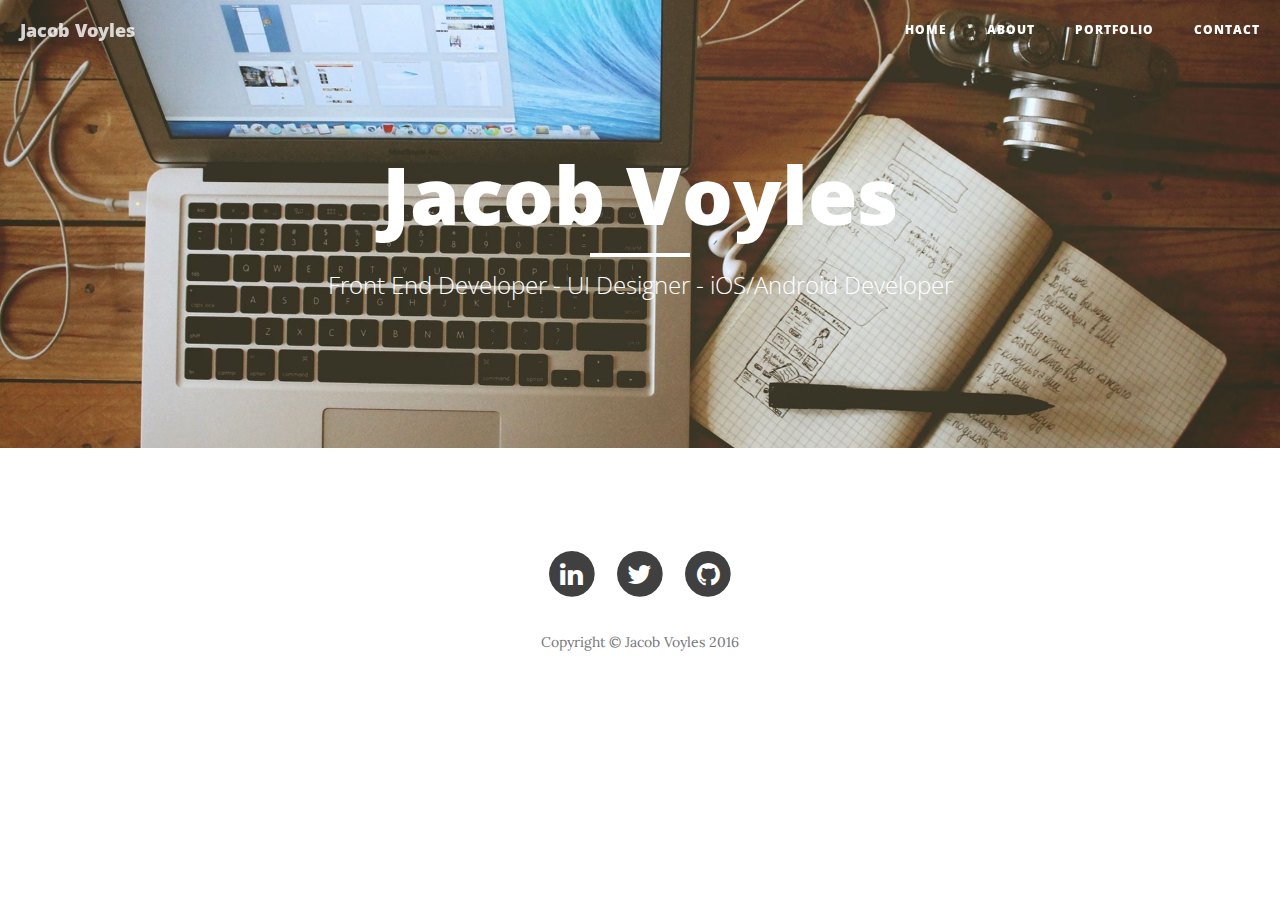
<file: index.html>
<!DOCTYPE html>
<html lang="en">

<head>

    <meta charset="utf-8">
    <meta http-equiv="X-UA-Compatible" content="IE=edge">
    <meta name="viewport" content="width=device-width, initial-scale=1">
    <meta name="description" content="">
    <meta name="author" content="">

    <title>Jacob Voyles</title>

    <!-- Bootstrap Core CSS -->
    <link href="css/bootstrap.min.css" rel="stylesheet">

    <!-- Custom CSS -->
    <link href="css/clean-blog.min.css" rel="stylesheet">

    <!-- Custom Fonts -->
    <link href="http://maxcdn.bootstrapcdn.com/font-awesome/4.1.0/css/font-awesome.min.css" rel="stylesheet" type="text/css">
    <link href='http://fonts.googleapis.com/css?family=Lora:400,700,400italic,700italic' rel='stylesheet' type='text/css'>
    <link href='http://fonts.googleapis.com/css?family=Open+Sans:300italic,400italic,600italic,700italic,800italic,400,300,600,700,800' rel='stylesheet' type='text/css'>

    <!-- HTML5 Shim and Respond.js IE8 support of HTML5 elements and media queries -->
    <!-- WARNING: Respond.js doesn't work if you view the page via file:// -->
    <!--[if lt IE 9]>
        <script src="https://oss.maxcdn.com/libs/html5shiv/3.7.0/html5shiv.js"></script>
        <script src="https://oss.maxcdn.com/libs/respond.js/1.4.2/respond.min.js"></script>
    <![endif]-->

</head>

<body>

    <!-- Navigation -->
    <nav class="navbar navbar-default navbar-custom navbar-fixed-top">
        <div class="container-fluid">
            <!-- Brand and toggle get grouped for better mobile display -->
            <div class="navbar-header page-scroll">
                <button type="button" class="navbar-toggle" data-toggle="collapse" data-target="#bs-example-navbar-collapse-1">
                    <span class="sr-only">Toggle navigation</span>
                    <span class="icon-bar"></span>
                    <span class="icon-bar"></span>
                    <span class="icon-bar"></span>
                </button>
                <a class="navbar-brand" href="index.html">Jacob Voyles</a>
            </div>

            <!-- Collect the nav links, forms, and other content for toggling -->
            <div class="collapse navbar-collapse" id="bs-example-navbar-collapse-1">
                <ul class="nav navbar-nav navbar-right">
                    <li>
                        <a href="index.html">Home</a>
                    </li>
                    <li>
                        <a href="about.html">About</a>
                    </li>
                    <li>
                        <a href="post.html">Portfolio</a>
                    </li>
                    <li>
                        <a href="contact.html">Contact</a>
                    </li>
                </ul>
            </div>
            <!-- /.navbar-collapse -->
        </div>
        <!-- /.container -->
    </nav>

    <!-- Page Header -->
    <!-- Set your background image for this header on the line below. -->
    <header class="intro-header" style="background-image: url('img/macair.jpeg')">
        <div class="container">
            <div class="row">
                <div class="col-lg-8 col-lg-offset-2 col-md-10 col-md-offset-1">
                    <div class="site-heading">
                        <h1>Jacob Voyles</h1>
                        <hr class="small">
                        <span class="subheading">Front End Developer - UI Designer - iOS/Android Developer </span>
                    </div>
                </div>
            </div>
        </div>
    </header>

    <!-- Main Content -->
<!--
    <div class="container">
        <div class="row">
            <div class="col-lg-8 col-lg-offset-2 col-md-10 col-md-offset-1">
                <div class="post-preview">
                    <a href="post.html">
                        <h2 class="post-title">
                            Man must explore, and this is exploration at its greatest
                        </h2>
                        <h3 class="post-subtitle">
                            Problems look mighty small from 150 miles up
                        </h3>
                    </a>
                    <p class="post-meta">Posted by <a href="#">Start Bootstrap</a> on September 24, 2014</p>
                </div>
                <hr>
                <div class="post-preview">
                    <a href="post.html">
                        <h2 class="post-title">
                            I believe every human has a finite number of heartbeats. I don't intend to waste any of mine.
                        </h2>
                    </a>
                    <p class="post-meta">Posted by <a href="#">Start Bootstrap</a> on September 18, 2014</p>
                </div>
                <hr>
                <div class="post-preview">
                    <a href="post.html">
                        <h2 class="post-title">
                            Science has not yet mastered prophecy
                        </h2>
                        <h3 class="post-subtitle">
                            We predict too much for the next year and yet far too little for the next ten.
                        </h3>
                    </a>
                    <p class="post-meta">Posted by <a href="#">Start Bootstrap</a> on August 24, 2014</p>
                </div>
                <hr>
                <div class="post-preview">
                    <a href="post.html">
                        <h2 class="post-title">
                            Failure is not an option
                        </h2>
                        <h3 class="post-subtitle">
                            Many say exploration is part of our destiny, but it’s actually our duty to future generations.
                        </h3>
                    </a>
                    <p class="post-meta">Posted by <a href="#">Start Bootstrap</a> on July 8, 2014</p>
                </div>
                <hr>
                 Pager 
                <ul class="pager">
                    <li class="next">
                        <a href="#">Older Posts &rarr;</a>
                    </li>
                </ul>
            </div>
        </div>
    </div>

    <hr>
-->

    <!-- Footer -->
<!--ADD LINKEND-->
    <footer>
        <div class="container">
            <div class="row">
                <div class="col-lg-8 col-lg-offset-2 col-md-10 col-md-offset-1">
                    <ul class="list-inline text-center">
                        <li>
                            <a href="https://www.linkedin.com/in/jacob-voyles-787a44b6?trk=hp-identity-name">
                                <span class="fa-stack fa-lg">
                                    <i class="fa fa-circle fa-stack-2x"></i>
                                    <i class="fa fa-linkedin fa-stack-1x fa-inverse"></i>
                                </span>
                            </a>
                        </li>
                        <li>
                            <a href="https://twitter.com/curious_apps">
                                <span class="fa-stack fa-lg">
                                    <i class="fa fa-circle fa-stack-2x"></i>
                                    <i class="fa fa-twitter fa-stack-1x fa-inverse"></i>
                                </span>
                            </a>
                        </li>
                        <li>
                            <a href="https://github.com/CuriousApps">
                                <span class="fa-stack fa-lg">
                                    <i class="fa fa-circle fa-stack-2x"></i>
                                    <i class="fa fa-github fa-stack-1x fa-inverse"></i>
                                </span>
                            </a>
                        </li>
                    </ul>
                    <p class="copyright text-muted">Copyright &copy; Jacob Voyles 2016</p>
                </div>
            </div>
        </div>
    </footer>

    <!-- jQuery -->
    <script src="js/jquery.js"></script>

    <!-- Bootstrap Core JavaScript -->
    <script src="js/bootstrap.min.js"></script>

    <!-- Custom Theme JavaScript -->
    <script src="js/clean-blog.min.js"></script>

</body>

</html>
</file>
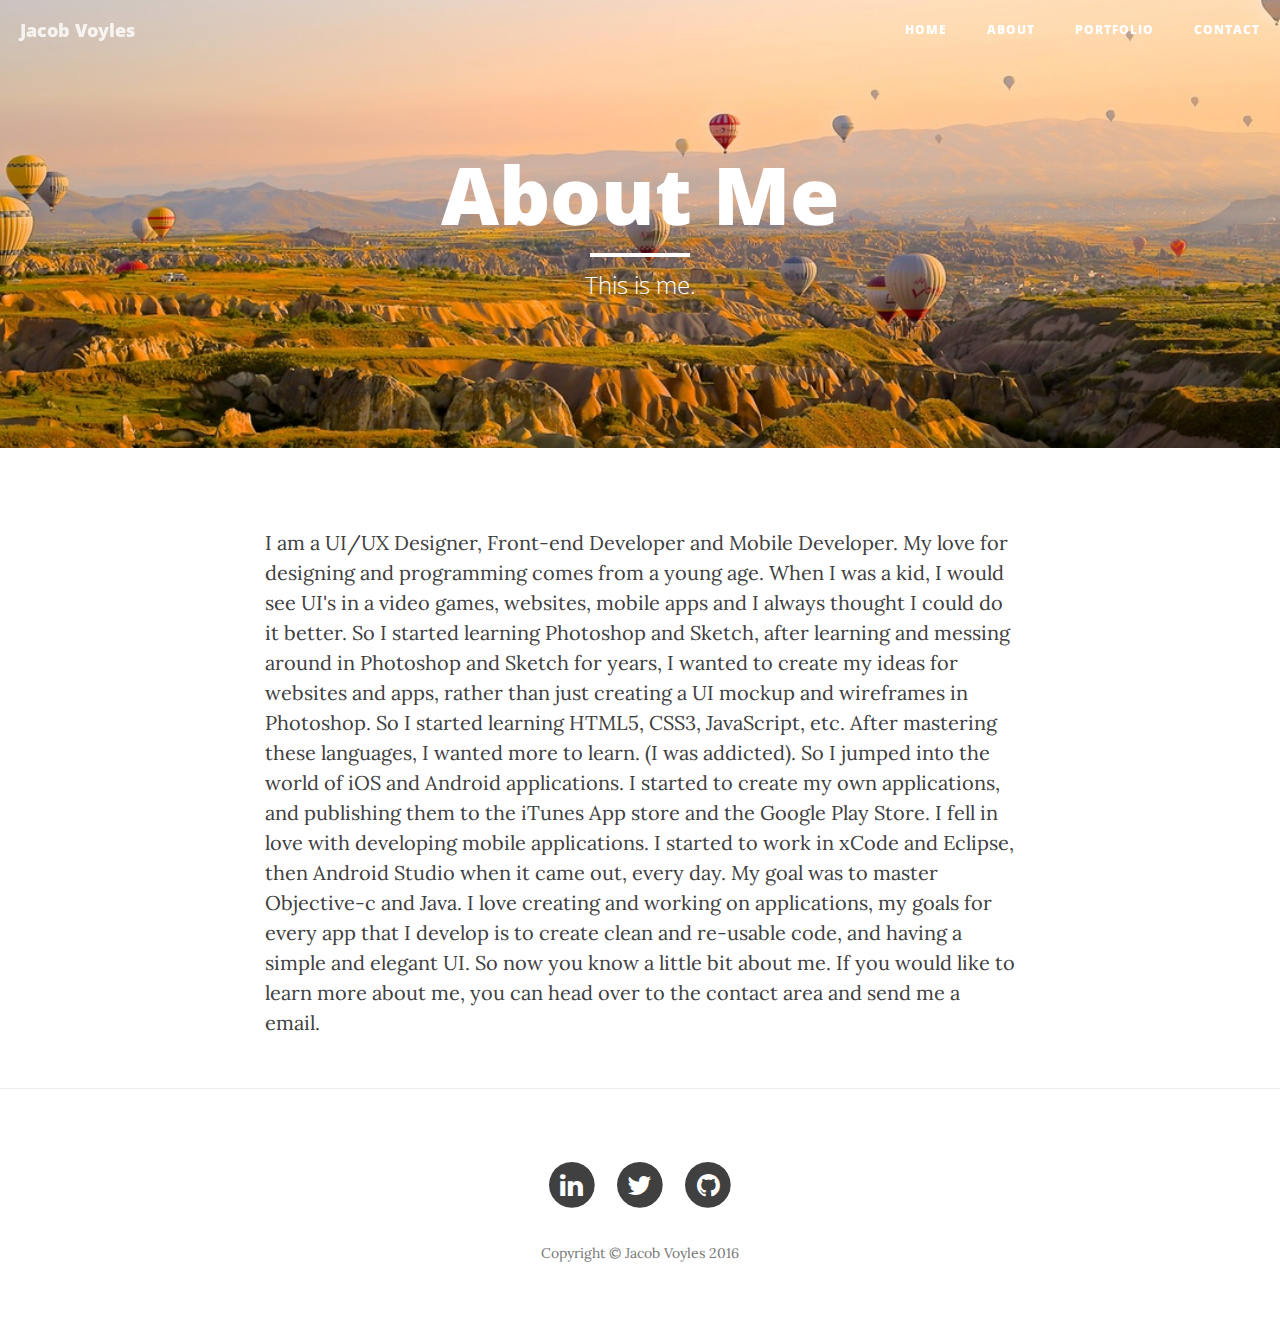
<file: about.html>
<!DOCTYPE html>
<html lang="en">

<head>

    <meta charset="utf-8">
    <meta http-equiv="X-UA-Compatible" content="IE=edge">
    <meta name="viewport" content="width=device-width, initial-scale=1">
    <meta name="description" content="">
    <meta name="author" content="">

    <title>Jacob Voyles - About</title>

    <!-- Bootstrap Core CSS -->
    <link href="css/bootstrap.min.css" rel="stylesheet">

    <!-- Custom CSS -->
    <link href="css/clean-blog.min.css" rel="stylesheet">

    <!-- Custom Fonts -->
    <link href="http://maxcdn.bootstrapcdn.com/font-awesome/4.1.0/css/font-awesome.min.css" rel="stylesheet" type="text/css">
    <link href='http://fonts.googleapis.com/css?family=Lora:400,700,400italic,700italic' rel='stylesheet' type='text/css'>
    <link href='http://fonts.googleapis.com/css?family=Open+Sans:300italic,400italic,600italic,700italic,800italic,400,300,600,700,800' rel='stylesheet' type='text/css'>

    <!-- HTML5 Shim and Respond.js IE8 support of HTML5 elements and media queries -->
    <!-- WARNING: Respond.js doesn't work if you view the page via file:// -->
    <!--[if lt IE 9]>
        <script src="https://oss.maxcdn.com/libs/html5shiv/3.7.0/html5shiv.js"></script>
        <script src="https://oss.maxcdn.com/libs/respond.js/1.4.2/respond.min.js"></script>
    <![endif]-->

</head>

<body>

    <!-- Navigation -->
    <nav class="navbar navbar-default navbar-custom navbar-fixed-top">
        <div class="container-fluid">
            <!-- Brand and toggle get grouped for better mobile display -->
            <div class="navbar-header page-scroll">
                <button type="button" class="navbar-toggle" data-toggle="collapse" data-target="#bs-example-navbar-collapse-1">
                    <span class="sr-only">Toggle navigation</span>
                    <span class="icon-bar"></span>
                    <span class="icon-bar"></span>
                    <span class="icon-bar"></span>
                </button>
                <a class="navbar-brand" href="index.html">Jacob Voyles</a>
            </div>

            <!-- Collect the nav links, forms, and other content for toggling -->
            <div class="collapse navbar-collapse" id="bs-example-navbar-collapse-1">
                <ul class="nav navbar-nav navbar-right">
                    <li>
                        <a href="index.html">Home</a>
                    </li>
                    <li>
                        <a href="about.html">About</a>
                    </li>
                    <li>
                        <a href="post.html">Portfolio</a>
                    </li>
                    <li>
                        <a href="contact.html">Contact</a>
                    </li>
                </ul>
            </div>
            <!-- /.navbar-collapse -->
        </div>
        <!-- /.container -->
    </nav>

    <!-- Page Header -->
    <!-- Set your background image for this header on the line below. -->
<!--    // I need to put another image in to this-->
    <header class="intro-header" style="background-image: url('img/baloon.jpeg')">
        <div class="container">
            <div class="row">
                <div class="col-lg-8 col-lg-offset-2 col-md-10 col-md-offset-1">
                    <div class="page-heading">
                        <h1>About Me</h1>
                        <hr class="small">
                        <span class="subheading">This is me.</span>
                    </div>
                </div>
            </div>
        </div>
    </header>

    <!-- Main Content -->
    <div class="container">
        <div class="row">
            <div class="col-lg-8 col-lg-offset-2 col-md-10 col-md-offset-1">
                <p>I am a UI/UX Designer, Front-end Developer and Mobile Developer. 
                My love for designing and programming comes from a young age. 
                When I was a kid, I would see UI's in a video games, websites, mobile apps and I always thought I could do it better.  
                So I started learning Photoshop and Sketch, after learning and messing around in Photoshop and Sketch for years, 
                I wanted to create my ideas for websites and apps, rather than just creating a UI mockup and wireframes in Photoshop.  
                So I started learning HTML5, CSS3, JavaScript, etc. 
                After mastering these languages, I wanted more to learn. (I was addicted). 
                So I jumped into the world of iOS and Android applications. 
                I started to create my own applications, and publishing them to the iTunes App store and the Google Play Store. 
                I fell in love with developing mobile applications. 
                I started to work in xCode and Eclipse, then Android Studio when it came out, every day. 
                My goal was to master Objective-c and Java.  
                I love creating and working on applications, 
                my goals for every app that I develop is to create clean and re-usable code, and having a simple and elegant UI. 
                So now you know a little bit about me. 
                If you would like to learn more about me, you can head over to the contact area and send me a email.   </p>
            
            </div>
        </div>
    </div>

    <hr>

    <!-- Footer -->
 <footer>
        <div class="container">
            <div class="row">
                <div class="col-lg-8 col-lg-offset-2 col-md-10 col-md-offset-1">
                    <ul class="list-inline text-center">
                        <li>
                            <a href="https://www.linkedin.com/in/jacob-voyles-787a44b6?trk=hp-identity-name">
                                <span class="fa-stack fa-lg">
                                    <i class="fa fa-circle fa-stack-2x"></i>
                                    <i class="fa fa-linkedin fa-stack-1x fa-inverse"></i>
                                </span>
                            </a>
                        </li>
                        <li>
                            <a href="https://twitter.com/curious_apps">
                                <span class="fa-stack fa-lg">
                                    <i class="fa fa-circle fa-stack-2x"></i>
                                    <i class="fa fa-twitter fa-stack-1x fa-inverse"></i>
                                </span>
                            </a>
                        </li>
                        <li>
                            <a href="https://github.com/CuriousApps">
                                <span class="fa-stack fa-lg">
                                    <i class="fa fa-circle fa-stack-2x"></i>
                                    <i class="fa fa-github fa-stack-1x fa-inverse"></i>
                                </span>
                            </a>
                        </li>
                    </ul>
                    <p class="copyright text-muted">Copyright &copy; Jacob Voyles 2016</p>
                </div>
            </div>
        </div>
    </footer>

    <!-- jQuery -->
    <script src="js/jquery.js"></script>

    <!-- Bootstrap Core JavaScript -->
    <script src="js/bootstrap.min.js"></script>

    <!-- Custom Theme JavaScript -->
    <script src="js/clean-blog.min.js"></script>

</body>

</html>
</file>
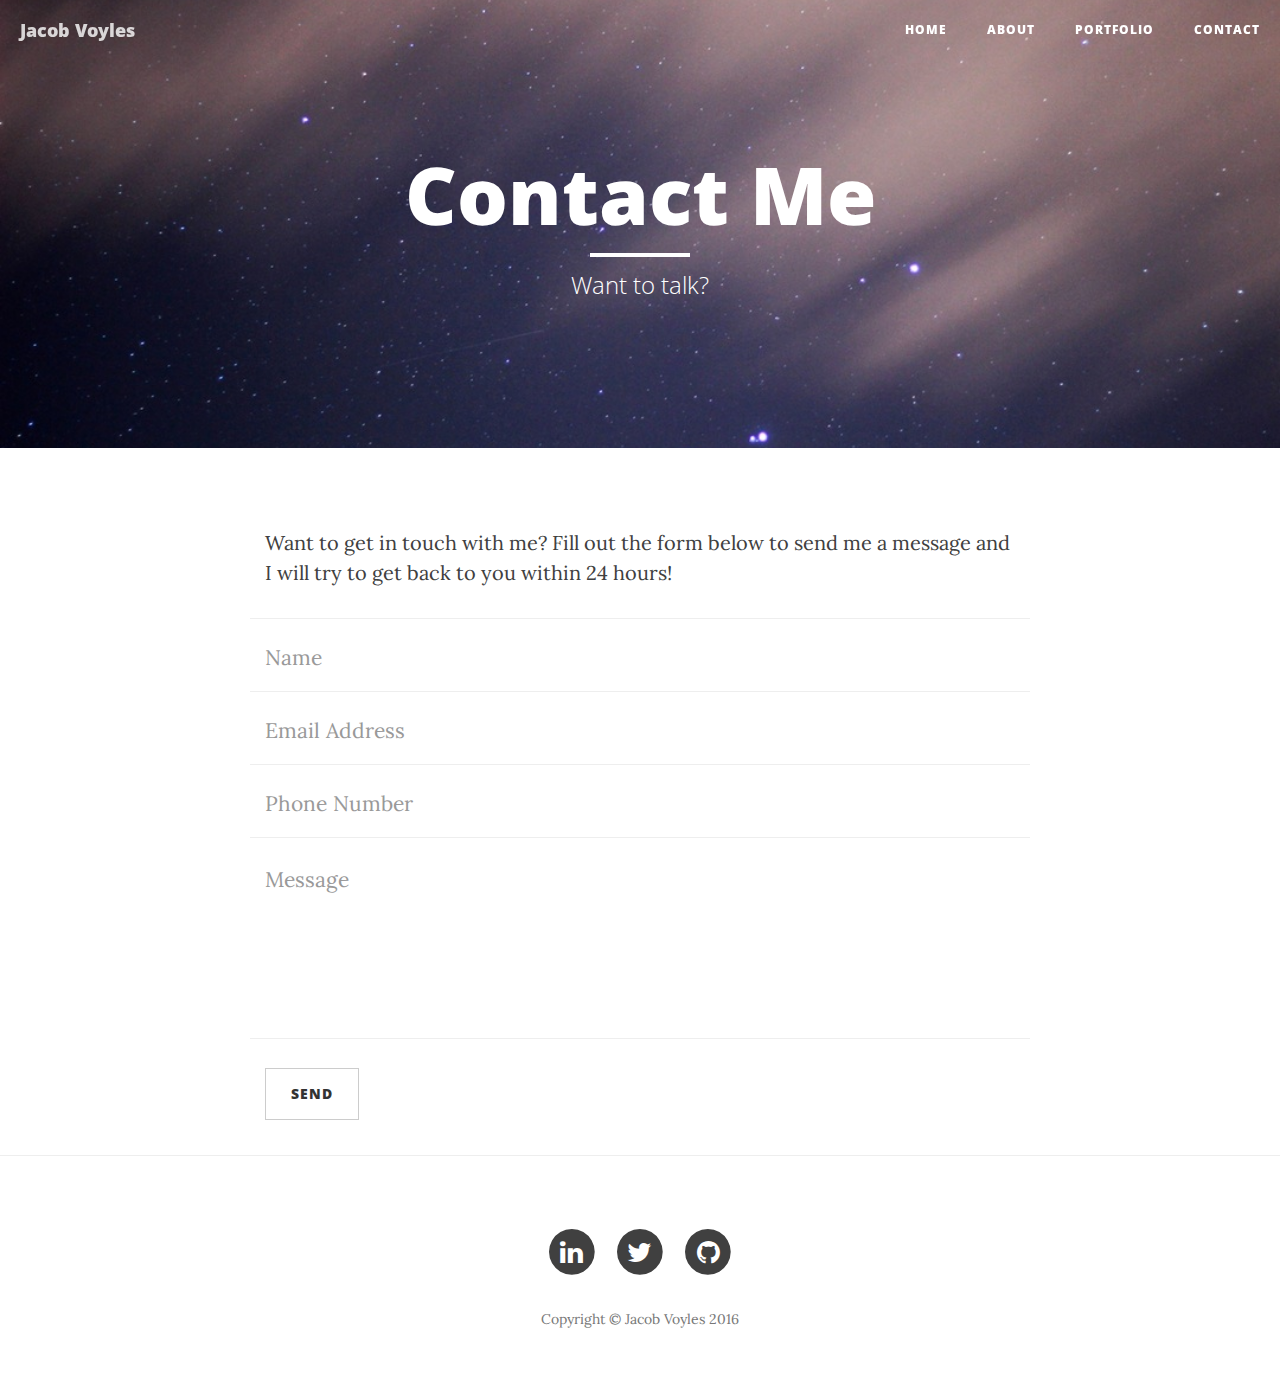
<file: contact.html>
<!DOCTYPE html>
<html lang="en">

<head>

    <meta charset="utf-8">
    <meta http-equiv="X-UA-Compatible" content="IE=edge">
    <meta name="viewport" content="width=device-width, initial-scale=1">
    <meta name="description" content="">
    <meta name="author" content="">

    <title>Jacob Voyles - Contact</title>

    <!-- Bootstrap Core CSS -->
    <link href="css/bootstrap.min.css" rel="stylesheet">

    <!-- Custom CSS -->
    <link href="css/clean-blog.min.css" rel="stylesheet">

    <!-- Custom Fonts -->
    <link href="http://maxcdn.bootstrapcdn.com/font-awesome/4.1.0/css/font-awesome.min.css" rel="stylesheet" type="text/css">
    <link href='http://fonts.googleapis.com/css?family=Lora:400,700,400italic,700italic' rel='stylesheet' type='text/css'>
    <link href='http://fonts.googleapis.com/css?family=Open+Sans:300italic,400italic,600italic,700italic,800italic,400,300,600,700,800' rel='stylesheet' type='text/css'>

    <!-- HTML5 Shim and Respond.js IE8 support of HTML5 elements and media queries -->
    <!-- WARNING: Respond.js doesn't work if you view the page via file:// -->
    <!--[if lt IE 9]>
        <script src="https://oss.maxcdn.com/libs/html5shiv/3.7.0/html5shiv.js"></script>
        <script src="https://oss.maxcdn.com/libs/respond.js/1.4.2/respond.min.js"></script>
    <![endif]-->

</head>

<body>

    <!-- Navigation -->
    <nav class="navbar navbar-default navbar-custom navbar-fixed-top">
        <div class="container-fluid">
            <!-- Brand and toggle get grouped for better mobile display -->
            <div class="navbar-header page-scroll">
                <button type="button" class="navbar-toggle" data-toggle="collapse" data-target="#bs-example-navbar-collapse-1">
                    <span class="sr-only">Toggle navigation</span>
                    <span class="icon-bar"></span>
                    <span class="icon-bar"></span>
                    <span class="icon-bar"></span>
                </button>
                <a class="navbar-brand" href="index.html">Jacob Voyles</a>
            </div>

            <!-- Collect the nav links, forms, and other content for toggling -->
            <div class="collapse navbar-collapse" id="bs-example-navbar-collapse-1">
                <ul class="nav navbar-nav navbar-right">
                    <li>
                        <a href="index.html">Home</a>
                    </li>
                    <li>
                        <a href="about.html">About</a>
                    </li>
                    <li>
                        <a href="post.html">Portfolio</a>
                    </li>
                    <li>
                        <a href="contact.html">Contact</a>
                    </li>
                </ul>
            </div>
            <!-- /.navbar-collapse -->
        </div>
        <!-- /.container -->
    </nav>

    <!-- Page Header -->
    <!-- Set your background image for this header on the line below. -->
    <header class="intro-header" style="background-image: url('img/wut.jpeg')">
        <div class="container">
            <div class="row">
                <div class="col-lg-8 col-lg-offset-2 col-md-10 col-md-offset-1">
                    <div class="page-heading">
                        <h1>Contact Me</h1>
                        <hr class="small">
                        <span class="subheading">Want to talk?</span>
                    </div>
                </div>
            </div>
        </div>
    </header>

    <!-- Main Content -->
    <div class="container">
        <div class="row">
            <div class="col-lg-8 col-lg-offset-2 col-md-10 col-md-offset-1">
                <p>Want to get in touch with me? Fill out the form below to send me a message and I will try to get back to you within 24 hours!</p>
                <!-- Contact Form - Enter your email address on line 19 of the mail/contact_me.php file to make this form work. -->
                <!-- WARNING: Some web hosts do not allow emails to be sent through forms to common mail hosts like Gmail or Yahoo. It's recommended that you use a private domain email address! -->
                <!-- NOTE: To use the contact form, your site must be on a live web host with PHP! The form will not work locally! -->
                <form name="sentMessage" id="contactForm" novalidate>
                    <div class="row control-group">
                        <div class="form-group col-xs-12 floating-label-form-group controls">
                            <label>Name</label>
                            <input type="text" class="form-control" placeholder="Name" id="name" required data-validation-required-message="Please enter your name.">
                            <p class="help-block text-danger"></p>
                        </div>
                    </div>
                    <div class="row control-group">
                        <div class="form-group col-xs-12 floating-label-form-group controls">
                            <label>Email Address</label>
                            <input type="email" class="form-control" placeholder="Email Address" id="email" required data-validation-required-message="Please enter your email address.">
                            <p class="help-block text-danger"></p>
                        </div>
                    </div>
                    <div class="row control-group">
                        <div class="form-group col-xs-12 floating-label-form-group controls">
                            <label>Phone Number</label>
                            <input type="tel" class="form-control" placeholder="Phone Number" id="phone" required data-validation-required-message="Please enter your phone number.">
                            <p class="help-block text-danger"></p>
                        </div>
                    </div>
                    <div class="row control-group">
                        <div class="form-group col-xs-12 floating-label-form-group controls">
                            <label>Message</label>
                            <textarea rows="5" class="form-control" placeholder="Message" id="message" required data-validation-required-message="Please enter a message."></textarea>
                            <p class="help-block text-danger"></p>
                        </div>
                    </div>
                    <br>
                    <div id="success"></div>
                    <div class="row">
                        <div class="form-group col-xs-12">
                            <button type="submit" class="btn btn-default">Send</button>
                        </div>
                    </div>
                </form>
            </div>
        </div>
    </div>

    <hr>

    <!-- Footer -->
  <footer>
        <div class="container">
            <div class="row">
                <div class="col-lg-8 col-lg-offset-2 col-md-10 col-md-offset-1">
                    <ul class="list-inline text-center">
                        <li>
                            <a href="https://www.linkedin.com/in/jacob-voyles-787a44b6?trk=hp-identity-name">
                                <span class="fa-stack fa-lg">
                                    <i class="fa fa-circle fa-stack-2x"></i>
                                    <i class="fa fa-linkedin fa-stack-1x fa-inverse"></i>
                                </span>
                            </a>
                        </li>
                        <li>
                            <a href="https://twitter.com/curious_apps">
                                <span class="fa-stack fa-lg">
                                    <i class="fa fa-circle fa-stack-2x"></i>
                                    <i class="fa fa-twitter fa-stack-1x fa-inverse"></i>
                                </span>
                            </a>
                        </li>
                        <li>
                            <a href="https://github.com/CuriousApps">
                                <span class="fa-stack fa-lg">
                                    <i class="fa fa-circle fa-stack-2x"></i>
                                    <i class="fa fa-github fa-stack-1x fa-inverse"></i>
                                </span>
                            </a>
                        </li>
                    </ul>
                    <p class="copyright text-muted">Copyright &copy; Jacob Voyles 2016</p>
                </div>
            </div>
        </div>
    </footer>

    <!-- jQuery -->
    <script src="js/jquery.js"></script>

    <!-- Bootstrap Core JavaScript -->
    <script src="js/bootstrap.min.js"></script>

    <!-- Custom Theme JavaScript -->
    <script src="js/clean-blog.min.js"></script>

</body>

</html>
</file>
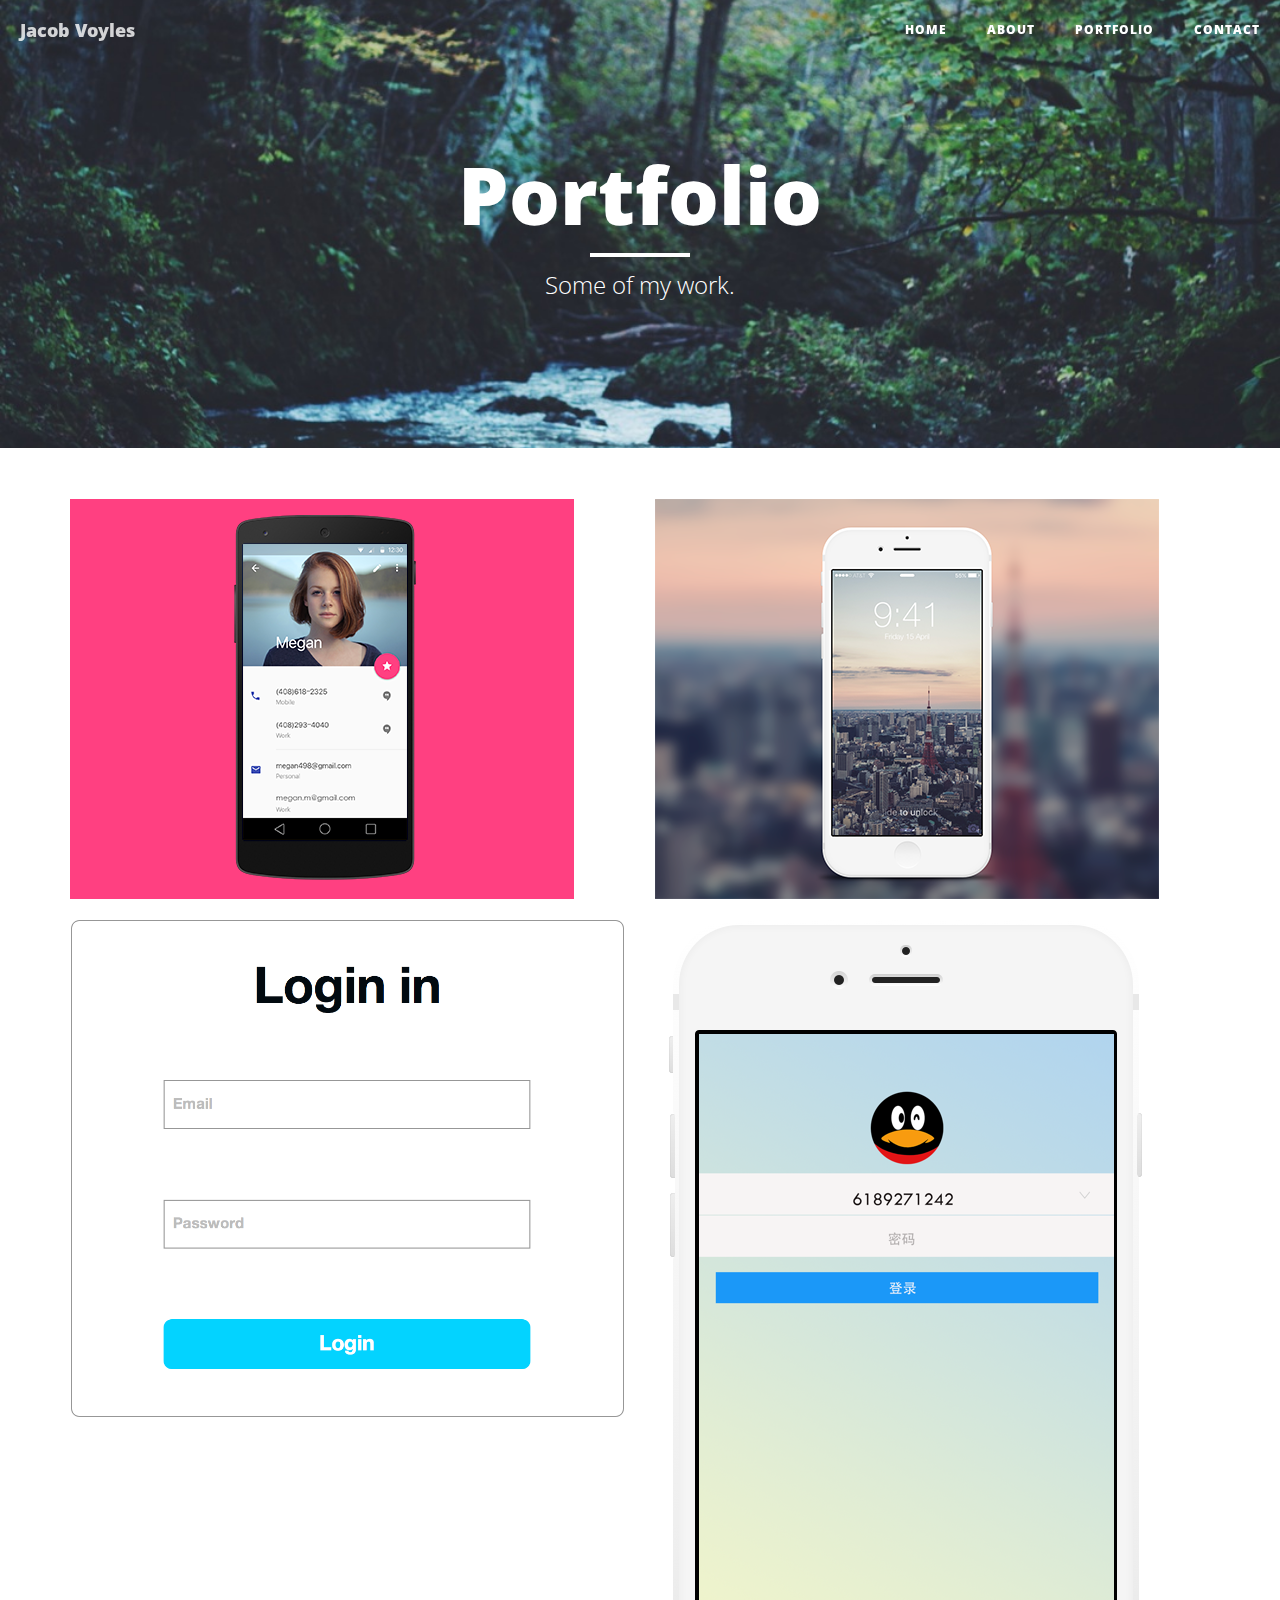
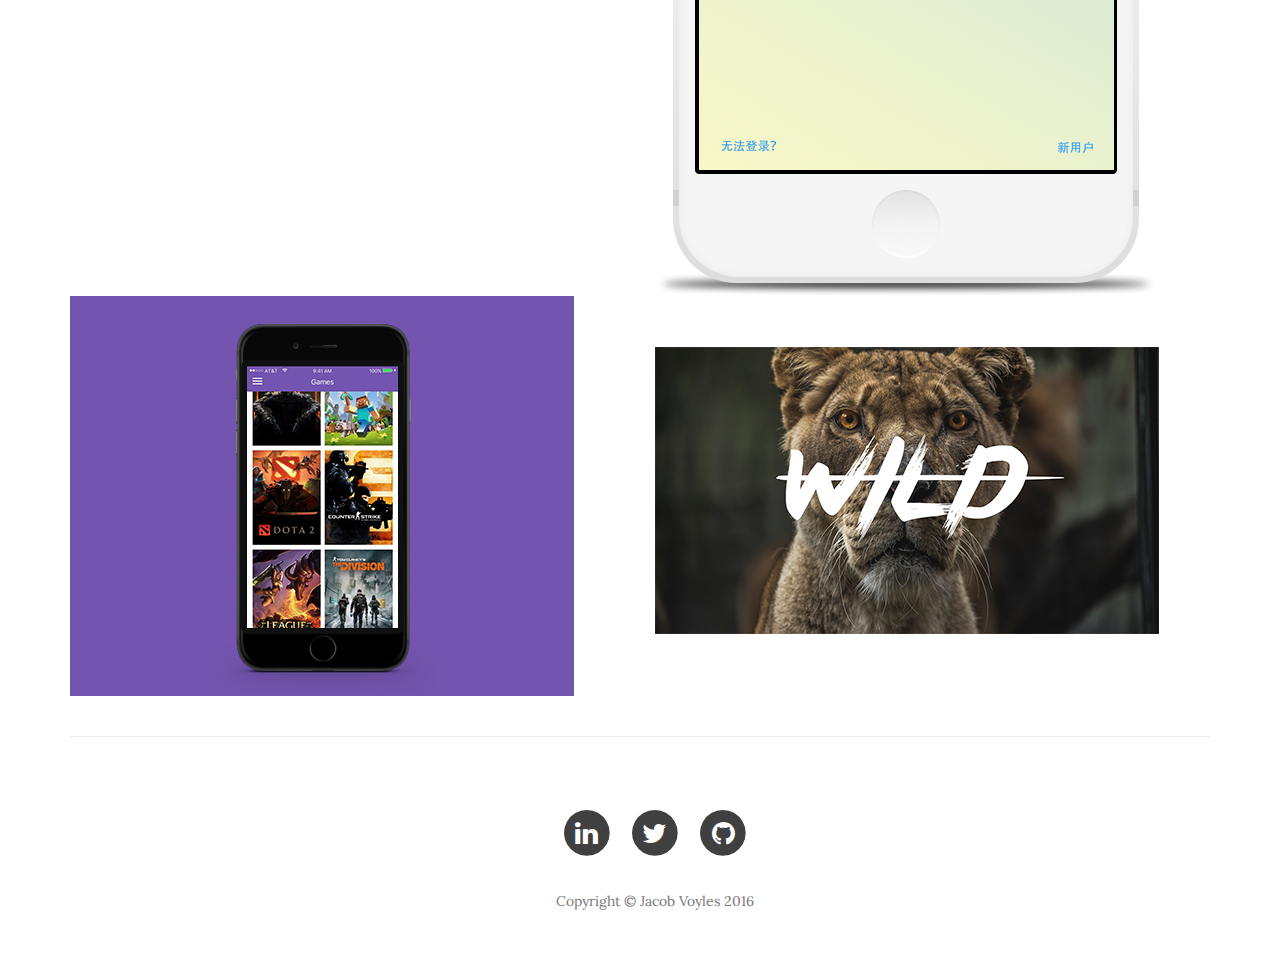
<file: post.html>
<!DOCTYPE html>
<html lang="en">

<head>

    <meta charset="utf-8">
    <meta http-equiv="X-UA-Compatible" content="IE=edge">
    <meta name="viewport" content="width=device-width, initial-scale=1">
    <meta name="description" content="">
    <meta name="author" content="">

    <title>Jacob Voyles - Portfolio</title>

    <!-- Bootstrap Core CSS -->
    <link href="css/bootstrap.min.css" rel="stylesheet">

    <!-- Custom CSS -->
    <link href="css/clean-blog.min.css" rel="stylesheet">

    <!-- Custom Fonts -->
    <link href="http://maxcdn.bootstrapcdn.com/font-awesome/4.1.0/css/font-awesome.min.css" rel="stylesheet" type="text/css">
    <link href='http://fonts.googleapis.com/css?family=Lora:400,700,400italic,700italic' rel='stylesheet' type='text/css'>
    <link href='http://fonts.googleapis.com/css?family=Open+Sans:300italic,400italic,600italic,700italic,800italic,400,300,600,700,800' rel='stylesheet' type='text/css'>

    <!-- HTML5 Shim and Respond.js IE8 support of HTML5 elements and media queries -->
    <!-- WARNING: Respond.js doesn't work if you view the page via file:// -->
    <!--[if lt IE 9]>
        <script src="https://oss.maxcdn.com/libs/html5shiv/3.7.0/html5shiv.js"></script>
        <script src="https://oss.maxcdn.com/libs/respond.js/1.4.2/respond.min.js"></script>
    <![endif]-->

</head>

<body>

    <!-- Navigation -->
    <nav class="navbar navbar-default navbar-custom navbar-fixed-top">
        <div class="container-fluid">
            <!-- Brand and toggle get grouped for better mobile display -->
            <div class="navbar-header page-scroll">
                <button type="button" class="navbar-toggle" data-toggle="collapse" data-target="#bs-example-navbar-collapse-1">
                    <span class="sr-only">Toggle navigation</span>
                    <span class="icon-bar"></span>
                    <span class="icon-bar"></span>
                    <span class="icon-bar"></span>
                </button>
                <a class="navbar-brand" href="index.html">Jacob Voyles</a>
            </div>

            <!-- Collect the nav links, forms, and other content for toggling -->
            <div class="collapse navbar-collapse" id="bs-example-navbar-collapse-1">
                <ul class="nav navbar-nav navbar-right">
                    <li>
                        <a href="index.html">Home</a>
                    </li>
                    <li>
                        <a href="about.html">About</a>
                    </li>
                    <li>
                        <a href="post.html">Portfolio</a>
                    </li>
                    <li>
                        <a href="contact.html">Contact</a>
                    </li>
                </ul>
            </div>
            <!-- /.navbar-collapse -->
        </div>
        <!-- /.container -->
    </nav>

    <!-- Page Header -->
    <!-- Set your background image for this header on the line below. -->
    <header class="intro-header" style="background-image: url('img/forest.jpeg')">
        <div class="container">
            <div class="row">
                <div class="col-lg-8 col-lg-offset-2 col-md-10 col-md-offset-1">
                    <div class="page-heading">
                        <h1>Portfolio</h1>
                        <hr class="small">
                        <span class="subheading">Some of my work.</span>
                    </div>
                </div>
            </div>
        </div>
    </header>
    
    
    
        <!-- Page Content -->
    <div class="container">

        <!-- Page Header -->
        <div class="row">
            <div class="col-lg-12">
<!--                <h1 class="page-header">Portfolio-->
<!--                    <small>Secondary Text</small>-->
                </h1>
            </div>
        </div>
        <!-- /.row -->

        <!-- Projects Row -->
        <div class="row">
            <div class="col-md-6 portfolio-item">
                <a href="#">
                    <img class="img-responsive" src="img/android_contacts.png" alt="">
                </a>
                <h3>
                   
            </div>
            <div class="col-md-6 portfolio-item">
                <a href="#">
                    <img class="img-responsive" src="img/tokyo.png" alt="">
                </a>
              
            </div>
        </div>
        <!-- /.row -->

        <!-- Projects Row -->
        <div class="row">
            <div class="col-md-6 portfolio-item">
                <a href="#">
                    <img class="img-responsive" src="img/login.png" alt="">
                </a>
                    <h3>
              
            </div>
            <div class="col-md-6 portfolio-item">
                <a href="#">
                    <img class="img-responsive" src="img/qq.png" alt="">
                </a>
             
            </div>
        </div>
        <!-- /.row -->

        <!-- Projects Row -->
        <div class="row">
            <div class="col-md-6 portfolio-item">
                <a href="#">
                    <img class="img-responsive" src="img/twitch.png" alt="">
                </a>
            
            </div>
            
            <div class="col-md-6 portfolio-item">
                <a href="#">
                    <img class="img-responsive" src="img/wild.png" alt="">
                </a>
                <h3>
                   
            </div>
        </div>
        <!-- /.row -->

    
    
    
    
    
    
    
    
    
    
    

    <!-- Post Content -->
       <!-- Portfolio Grid Section -->
<!--
    <section id="portfolio">
        <div class="container">
            <div class="row">
                <div class="col-lg-12 text-center">
                    <h2>Portfolio</h2>
                    <hr class="star-primary">
                </div>
            </div>
-->
<!--
            <div class="row">
                <div class="col-sm-4 portfolio-item">
                    <a href="#portfolioModal1" class="portfolio-link" data-toggle="modal">
-->
<!--
                        <div class="caption">
                            <div class="caption-content">
                                <i class="fa fa-search-plus fa-3x"></i>
                            </div>
                        </div>
-->
<!--
                        <img src="http://i.imgur.com/LPTwf2L.png" class="img-responsive" alt="">
                    </a>
                </div>
                <div class="col-sm-4 portfolio-item">
                    <a href="#portfolioModal2" class="portfolio-link" data-toggle="modal">
-->
<!--
                        <div class="caption">
                            <div class="caption-content">
                                <i class="fa fa-search-plus fa-3x"></i>
                            </div>
                        </div>
-->
<!--
                        <img src="http://i.imgur.com/LNvWEMX.png" class="img-responsive" alt="">
                    </a>
-->
<!--
                </div>
                <div class="col-sm-4 portfolio-item">
                    <a href="#portfolioModal3" class="portfolio-link" data-toggle="modal">
                        <div class="caption">
                            <div class="caption-content">
                                <i class="fa fa-search-plus fa-3x"></i>
                            </div>
                        </div>
                        <img src="img/heart2.png" class="img-responsive" alt="" width="450px" height="500px">
                    </a>
                </div>
                <div class="col-sm-4 portfolio-item">
                    <a href="#portfolioModal4" class="portfolio-link" data-toggle="modal">
-->
<!--
                        <div class="caption">
                            <div class="caption-content">
                                <i class="fa fa-search-plus fa-3x"></i>
                            </div>
                        </div>
-->
<!--
                        <img src="img/login.png" class="img-responsive" alt="">
                    </a>
                </div>
                <div class="col-sm-4 portfolio-item">
                    <a href="#portfolioModal5" class="portfolio-link" data-toggle="modal">
-->
<!--
                        <div class="caption">
                            <div class="caption-content">
                                <i class="fa fa-search-plus fa-3x"></i>
                            </div>
                        </div>
-->
<!--
                        <img src="img/qq.png" class="img-responsive" alt="">
                    </a>
                </div>
                <div class="col-sm-4 portfolio-item">
                    <a href="#portfolioModal6" class="portfolio-link" data-toggle="modal">
-->
<!--
                        <div class="caption">
                            <div class="caption-content">
                                <i class="fa fa-search-plus fa-3x"></i>
                            </div>
                        </div>
-->
<!--                        <img src="img/eyeque.png"  alt="" width="450px" height="500px">-->
<!--
                    </a>
                </div>
            </div>
        </div>
    </section>
-->

    <hr>

    <!-- Footer -->
  <footer>
        <div class="container">
            <div class="row">
                <div class="col-lg-8 col-lg-offset-2 col-md-10 col-md-offset-1">
                    <ul class="list-inline text-center">
                        <li>
                            <a href="https://www.linkedin.com/in/jacob-voyles-787a44b6?trk=hp-identity-name">
                                <span class="fa-stack fa-lg">
                                    <i class="fa fa-circle fa-stack-2x"></i>
                                    <i class="fa fa-linkedin fa-stack-1x fa-inverse"></i>
                                </span>
                            </a>
                        </li>
                        <li>
                            <a href="https://twitter.com/curious_apps">
                                <span class="fa-stack fa-lg">
                                    <i class="fa fa-circle fa-stack-2x"></i>
                                    <i class="fa fa-twitter fa-stack-1x fa-inverse"></i>
                                </span>
                            </a>
                        </li>
                        <li>
                            <a href="https://github.com/CuriousApps">
                                <span class="fa-stack fa-lg">
                                    <i class="fa fa-circle fa-stack-2x"></i>
                                    <i class="fa fa-github fa-stack-1x fa-inverse"></i>
                                </span>
                            </a>
                        </li>
                    </ul>
                    <p class="copyright text-muted">Copyright &copy; Jacob Voyles 2016</p>
                </div>
            </div>
        </div>
    </footer>

    <!-- jQuery -->
    <script src="js/jquery.js"></script>

    <!-- Bootstrap Core JavaScript -->
    <script src="js/bootstrap.min.js"></script>

    <!-- Custom Theme JavaScript -->
    <script src="js/clean-blog.min.js"></script>

</body>

</html>
</file>
<file: css/clean-blog.min.css>
/*!
 * Clean Blog v1.0.0 (http://startbootstrap.com)
 * Copyright 2014 Start Bootstrap
 * Licensed under Apache 2.0 (https://github.com/IronSummitMedia/startbootstrap/blob/gh-pages/LICENSE)
 */

body{font-family:Lora,'Times New Roman',serif;font-size:20px;color:#404040}p{line-height:1.5;margin:30px 0}p a{text-decoration:underline}h1,h2,h3,h4,h5,h6{font-family:'Open Sans','Helvetica Neue',Helvetica,Arial,sans-serif;font-weight:800}a{color:#404040}a:hover,a:focus{color:#0085a1}a img:hover,a img:focus{cursor:zoom-in}blockquote{color:gray;font-style:italic}hr.small{max-width:100px;margin:15px auto;border-width:4px;border-color:#fff}.navbar-custom{position:absolute;top:0;left:0;width:100%;z-index:3;font-family:'Open Sans','Helvetica Neue',Helvetica,Arial,sans-serif}.navbar-custom .navbar-brand{font-weight:800}.navbar-custom .nav li a{text-transform:uppercase;font-size:12px;font-weight:800;letter-spacing:1px}@media only screen and (min-width:768px){.navbar-custom{background:0 0;border-bottom:1px solid transparent}.navbar-custom .navbar-brand{color:#fff;padding:20px}.navbar-custom .navbar-brand:hover,.navbar-custom .navbar-brand:focus{color:rgba(255,255,255,.8)}.navbar-custom .nav li a{color:#fff;padding:20px}.navbar-custom .nav li a:hover,.navbar-custom .nav li a:focus{color:rgba(255,255,255,.8)}}@media only screen and (min-width:1170px){.navbar-custom{-webkit-transition:background-color .3s;-moz-transition:background-color .3s;transition:background-color .3s;-webkit-transform:translate3d(0,0,0);-moz-transform:translate3d(0,0,0);-ms-transform:translate3d(0,0,0);-o-transform:translate3d(0,0,0);transform:translate3d(0,0,0);-webkit-backface-visibility:hidden;backface-visibility:hidden}.navbar-custom.is-fixed{position:fixed;top:-61px;background-color:rgba(255,255,255,.9);border-bottom:1px solid #f2f2f2;-webkit-transition:-webkit-transform .3s;-moz-transition:-moz-transform .3s;transition:transform .3s}.navbar-custom.is-fixed .navbar-brand{color:#404040}.navbar-custom.is-fixed .navbar-brand:hover,.navbar-custom.is-fixed .navbar-brand:focus{color:#0085a1}.navbar-custom.is-fixed .nav li a{color:#404040}.navbar-custom.is-fixed .nav li a:hover,.navbar-custom.is-fixed .nav li a:focus{color:#0085a1}.navbar-custom.is-visible{-webkit-transform:translate3d(0,100%,0);-moz-transform:translate3d(0,100%,0);-ms-transform:translate3d(0,100%,0);-o-transform:translate3d(0,100%,0);transform:translate3d(0,100%,0)}}.intro-header{background-color:gray;background:no-repeat center center;background-attachment:scroll;-webkit-background-size:cover;-moz-background-size:cover;background-size:cover;-o-background-size:cover;margin-bottom:50px}.intro-header .site-heading,.intro-header .post-heading,.intro-header .page-heading{padding:100px 0 50px;color:#fff}@media only screen and (min-width:768px){.intro-header .site-heading,.intro-header .post-heading,.intro-header .page-heading{padding:150px 0}}.intro-header .site-heading,.intro-header .page-heading{text-align:center}.intro-header .site-heading h1,.intro-header .page-heading h1{margin-top:0;font-size:50px}.intro-header .site-heading .subheading,.intro-header .page-heading .subheading{font-size:24px;line-height:1.1;display:block;font-family:'Open Sans','Helvetica Neue',Helvetica,Arial,sans-serif;font-weight:300;margin:10px 0 0}@media only screen and (min-width:768px){.intro-header .site-heading h1,.intro-header .page-heading h1{font-size:80px}}.intro-header .post-heading h1{font-size:35px}.intro-header .post-heading .subheading,.intro-header .post-heading .meta{line-height:1.1;display:block}.intro-header .post-heading .subheading{font-family:'Open Sans','Helvetica Neue',Helvetica,Arial,sans-serif;font-size:24px;margin:10px 0 30px;font-weight:600}.intro-header .post-heading .meta{font-family:Lora,'Times New Roman',serif;font-style:italic;font-weight:300;font-size:20px}.intro-header .post-heading .meta a{color:#fff}@media only screen and (min-width:768px){.intro-header .post-heading h1{font-size:55px}.intro-header .post-heading .subheading{font-size:30px}}.post-preview>a{color:#404040}.post-preview>a:hover,.post-preview>a:focus{text-decoration:none;color:#0085a1}.post-preview>a>.post-title{font-size:30px;margin-top:30px;margin-bottom:10px}.post-preview>a>.post-subtitle{margin:0;font-weight:300;margin-bottom:10px}.post-preview>.post-meta{color:gray;font-size:18px;font-style:italic;margin-top:0}.post-preview>.post-meta>a{text-decoration:none;color:#404040}.post-preview>.post-meta>a:hover,.post-preview>.post-meta>a:focus{color:#0085a1;text-decoration:underline}@media only screen and (min-width:768px){.post-preview>a>.post-title{font-size:36px}}.section-heading{font-size:36px;margin-top:60px;font-weight:700}.caption{text-align:center;font-size:14px;padding:10px;font-style:italic;margin:0;display:block;border-bottom-right-radius:5px;border-bottom-left-radius:5px}footer{padding:50px 0 65px}footer .list-inline{margin:0;padding:0}footer .copyright{font-size:14px;text-align:center;margin-bottom:0}.floating-label-form-group{font-size:14px;position:relative;margin-bottom:0;padding-bottom:.5em;border-bottom:1px solid #eee}.floating-label-form-group input,.floating-label-form-group textarea{z-index:1;position:relative;padding-right:0;padding-left:0;border:none;border-radius:0;font-size:1.5em;background:0 0;box-shadow:none!important;resize:none}.floating-label-form-group label{display:block;z-index:0;position:relative;top:2em;margin:0;font-size:.85em;line-height:1.764705882em;vertical-align:middle;vertical-align:baseline;opacity:0;-webkit-transition:top .3s ease,opacity .3s ease;-moz-transition:top .3s ease,opacity .3s ease;-ms-transition:top .3s ease,opacity .3s ease;transition:top .3s ease,opacity .3s ease}.floating-label-form-group::not(:first-child){padding-left:14px;border-left:1px solid #eee}.floating-label-form-group-with-value label{top:0;opacity:1}.floating-label-form-group-with-focus label{color:#0085a1}form .row:first-child .floating-label-form-group{border-top:1px solid #eee}.btn{font-family:'Open Sans','Helvetica Neue',Helvetica,Arial,sans-serif;text-transform:uppercase;font-size:14px;font-weight:800;letter-spacing:1px;border-radius:0;padding:15px 25px}.btn-lg{font-size:16px;padding:25px 35px}.btn-default:hover,.btn-default:focus{background-color:#0085a1;border:1px solid #0085a1;color:#fff}.pager{margin:20px 0 0}.pager li>a,.pager li>span{font-family:'Open Sans','Helvetica Neue',Helvetica,Arial,sans-serif;text-transform:uppercase;font-size:14px;font-weight:800;letter-spacing:1px;padding:15px 25px;background-color:#fff;border-radius:0}.pager li>a:hover,.pager li>a:focus{color:#fff;background-color:#0085a1;border:1px solid #0085a1}.pager .disabled>a,.pager .disabled>a:hover,.pager .disabled>a:focus,.pager .disabled>span{color:gray;background-color:#404040;cursor:not-allowed}::-moz-selection{color:#fff;text-shadow:none;background:#0085a1}::selection{color:#fff;text-shadow:none;background:#0085a1}img::selection{color:#fff;background:0 0}img::-moz-selection{color:#fff;background:0 0}body{webkit-tap-highlight-color:#0085a1}
</file>
